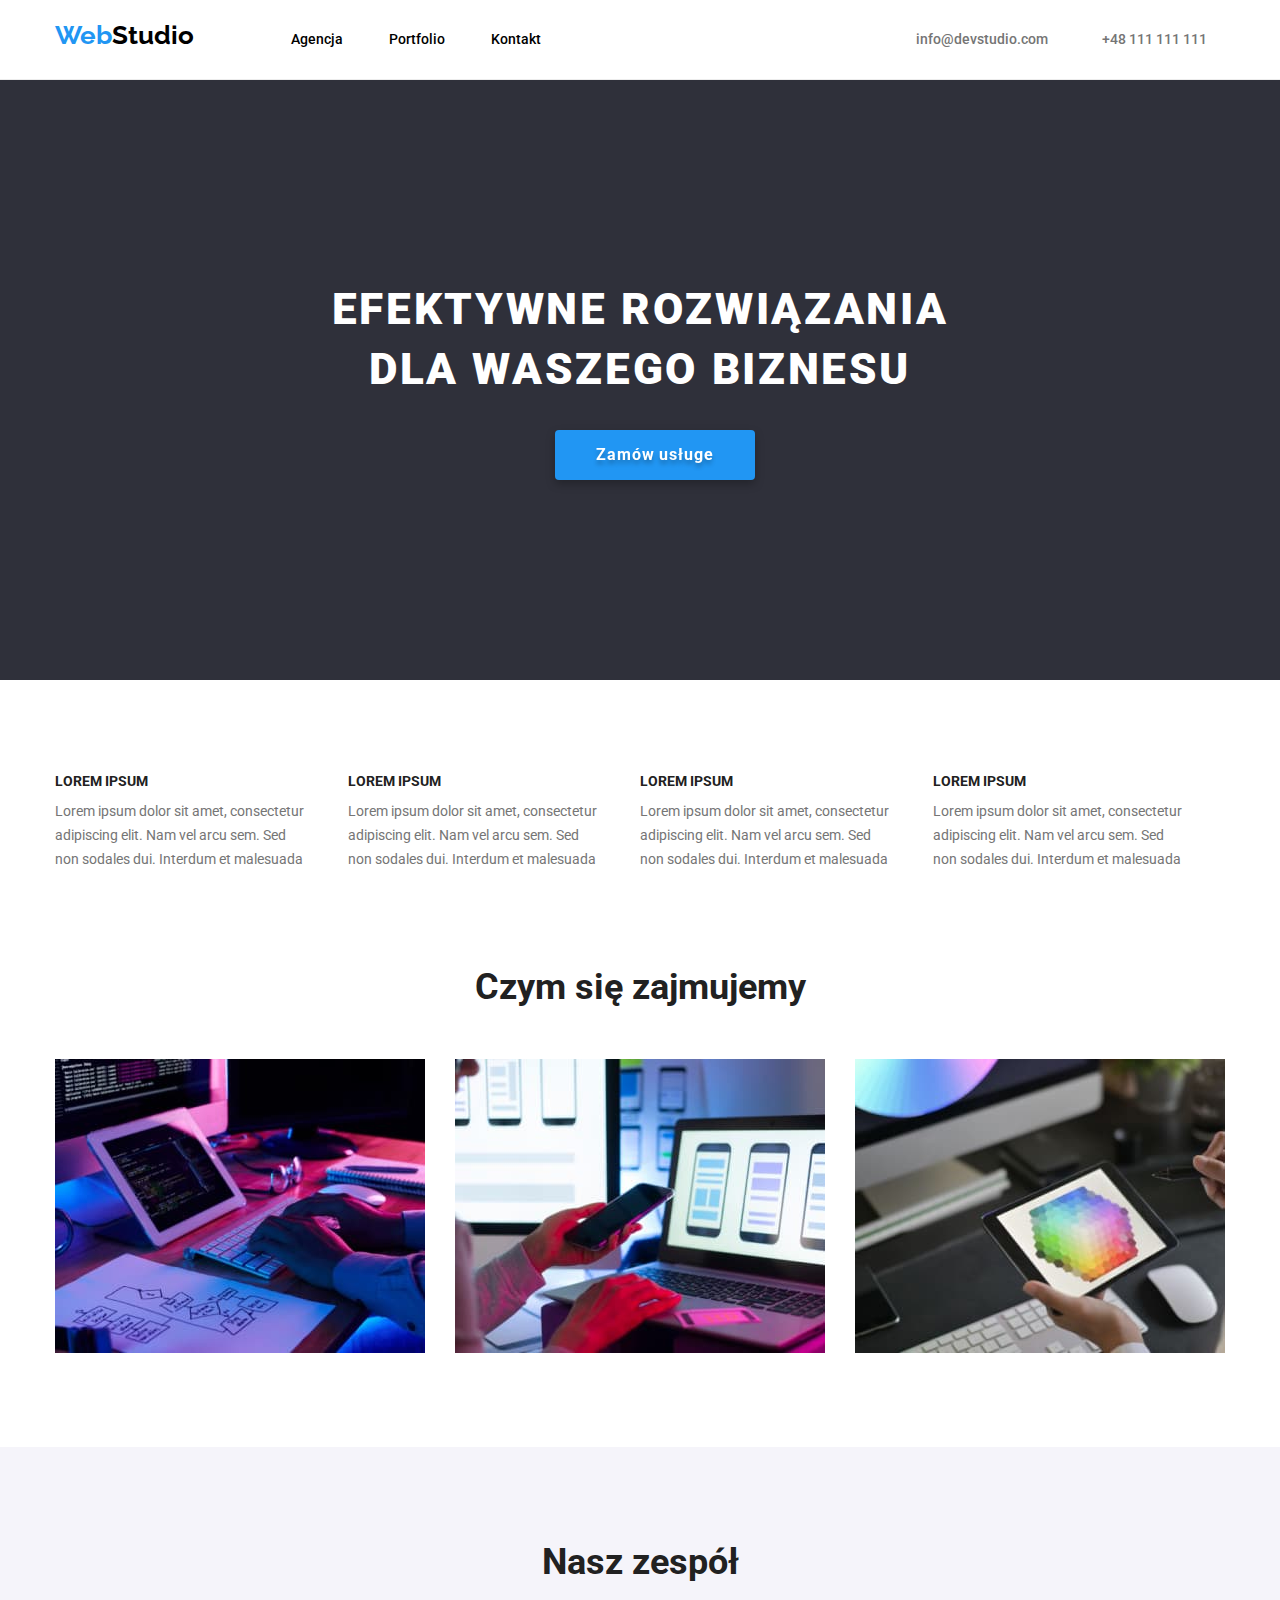
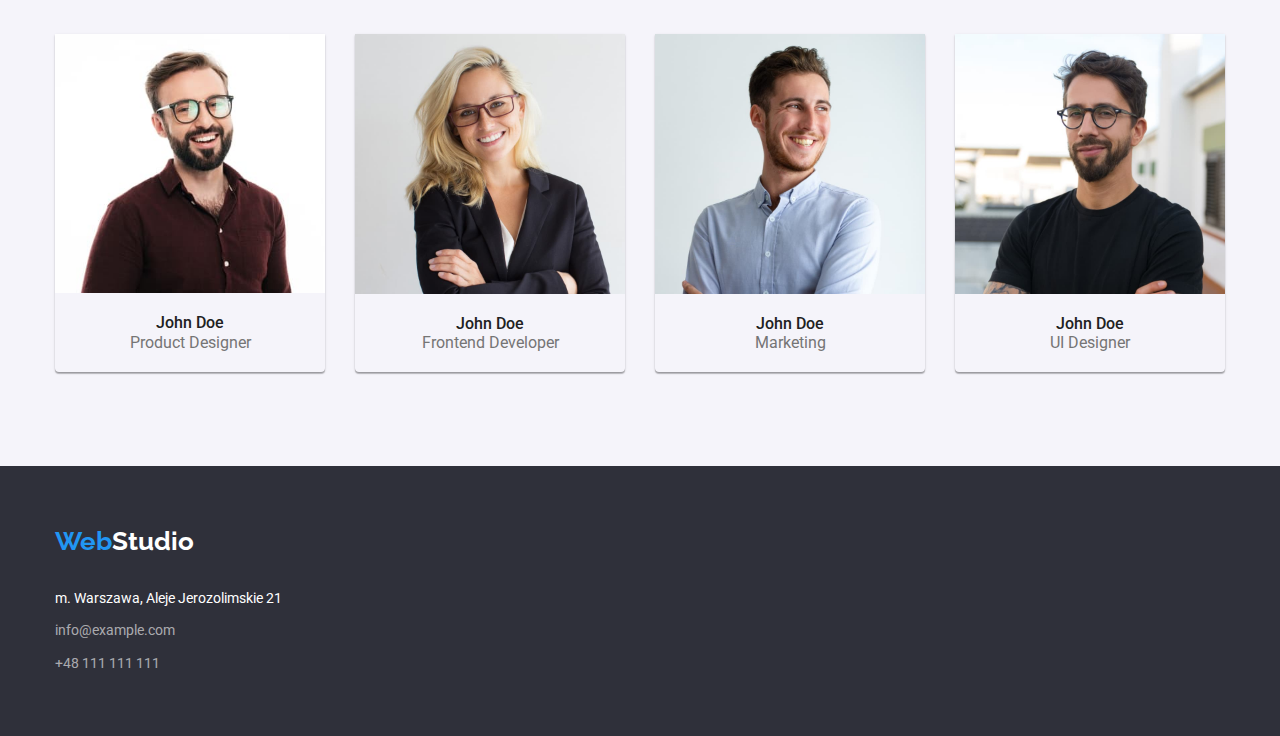
<file: index.html>
<!DOCTYPE html>
<html lang="pl">
  <head>
    <meta charset="UTF-8" />
    <meta http-equiv="X-UA-Compatible" content="IE=edge" />
    <meta name="viewport" content="width=device-width, initial-scale=1.0" />
    <link
      rel="stylesheet"
      href="https://cdnjs.cloudflare.com/ajax/libs/modern-normalize/1.0.0/modern-normalize.min.css"
    />
    <link rel="stylesheet" href="./css/styles.css" />
    <link rel="preconnect" href="https://fonts.googleapis.com" />
    <link rel="preconnect" href="https://fonts.gstatic.com" crossorigin />
    <link
      href="https://fonts.googleapis.com/css2?family=Raleway:wght@700&family=Roboto:wght@400;500;700;900&display=swap"
      rel="stylesheet"
    />
    <title>WebStudio - main page</title>
  </head>
  <body class="body">
    <header class="header menu">
      <div class="container">
        <section class="web">
          <a href="index.html" class="logo link">Web<span>Studio</span></a>
          <nav class="pages">
            <a href="index.html" class="agency link">Agencja</a>
            <a href="portfolio.html" class="portfolio link">Portfolio</a>
            <a href="/contact" class="contact link">Kontakt</a>
          </nav>
          <a href="mailto:nfo@devstudio.com" class="mail link"
            >info@devstudio.com</a
          >
          <a href="tel:+48111111111" class="phone link">+48 111 111 111</a>
        </section>
      </div>
    </header>
    <main class="middle-page">
      <section class="header-title">
        <div class="container">
          <h1 class="title-one">
            EFEKTYWNE ROZWIĄZANIA <br />
            DLA WASZEGO BIZNESU
          </h1>
          <button type="button" class="button-service">Zamów usługe</button>
        </div>
      </section>
      <section class="main">
        <div class="container">
          <ul class="lorem-list list">
            <li class="lorem">
              <p class="title-lorem">Lorem Ipsum</p>
              <p class="text-lorem">
                Lorem ipsum dolor sit amet, consectetur adipiscing elit. Nam vel
                arcu sem. Sed <br />
                non sodales dui. Interdum et malesuada
              </p>
            </li>
            <li class="lorem">
              <p class="title-lorem">Lorem Ipsum</p>
              <p class="text-lorem">
                Lorem ipsum dolor sit amet, consectetur adipiscing elit. Nam vel
                arcu sem. Sed <br />
                non sodales dui. Interdum et malesuada
              </p>
            </li>
            <li class="lorem">
              <p class="title-lorem">Lorem Ipsum</p>
              <p class="text-lorem">
                Lorem ipsum dolor sit amet, consectetur adipiscing elit. Nam vel
                arcu sem. Sed <br />
                non sodales dui. Interdum et malesuada
              </p>
            </li>
            <li class="lorem right">
              <p class="title-lorem">Lorem Ipsum</p>
              <p class="text-lorem">
                Lorem ipsum dolor sit amet, consectetur adipiscing elit. Nam vel
                arcu sem. Sed <br />
                non sodales dui. Interdum et malesuada
              </p>
            </li>
          </ul>
        </div>
      </section>
      <section class="activities">
        <div class="container">
          <h2 class="title-activities">Czym się zajmujemy</h2>
          <ul class="list-activities list">
            <li class="picture">
              <img
                src="images/computer.jpg"
                alt="programowanie"
                width="370"
                height="294"
              />
            </li>
            <li class="picture">
              <img
                src="images/phone.jpg"
                alt="tworzenie interfejsu"
                width="370"
                height="294"
              />
            </li>
            <li class="picture">
              <img
                src="images/tablet.jpg"
                alt="projektowanie"
                width="370"
                height="294"
              />
            </li>
          </ul>
        </div>
      </section>
      <section class="team">
        <div class="container">
          <h2 class="title-team">Nasz zespół</h2>
          <ul class="list-team list">
            <li class="photo">
              <figure class="photo-of-a-person">
                <img
                  src="images/person1.jpg"
                  alt="osoba nr 1"
                  width="270"
                  height="260"
                />
                <figcaption class="description">
                  <p class="person-name">John Doe</p>
                  <p class="occupation">Product Designer</p>
                </figcaption>
              </figure>
            </li>
            <li class="photo">
              <figure class="photo-of-a-person">
                <img
                  src="images/person2.jpg"
                  alt="osoba nr 2"
                  width="270"
                  height="260"
                />
                <figcaption class="description">
                  <p class="person-name">John Doe</p>
                  <p class="occupation">Frontend Developer</p>
                </figcaption>
              </figure>
            </li>
            <li class="photo">
              <figure class="photo-of-a-person">
                <img
                  src="images/person3.jpg"
                  alt="osoba nr 3"
                  width="270"
                  height="260"
                />
                <figcaption class="description">
                  <p class="person-name">John Doe</p>
                  <p class="occupation">Marketing</p>
                </figcaption>
              </figure>
            </li>
            <li class="photo">
              <figure class="photo-of-a-person">
                <img
                  src="images/person4.jpg"
                  alt="osoba nr 4"
                  width="270"
                  height="260"
                />
                <figcaption class="description">
                  <p class="person-name">John Doe</p>
                  <p class="occupation">UI Designer</p>
                </figcaption>
              </figure>
            </li>
          </ul>
        </div>
      </section>
    </main>
    <footer class="footer">
      <div class="container">
        <a href="index.html" class="logo2 link">Web<span>Studio</span></a>
        <p class="address">m. Warszawa, Aleje Jerozolimskie 21</p>
        <p class="mail2 link">info@example.com</p>
        <p class="phone2 link">+48 111 111 111</p>
      </div>
    </footer>
  </body>
</html>
</file>
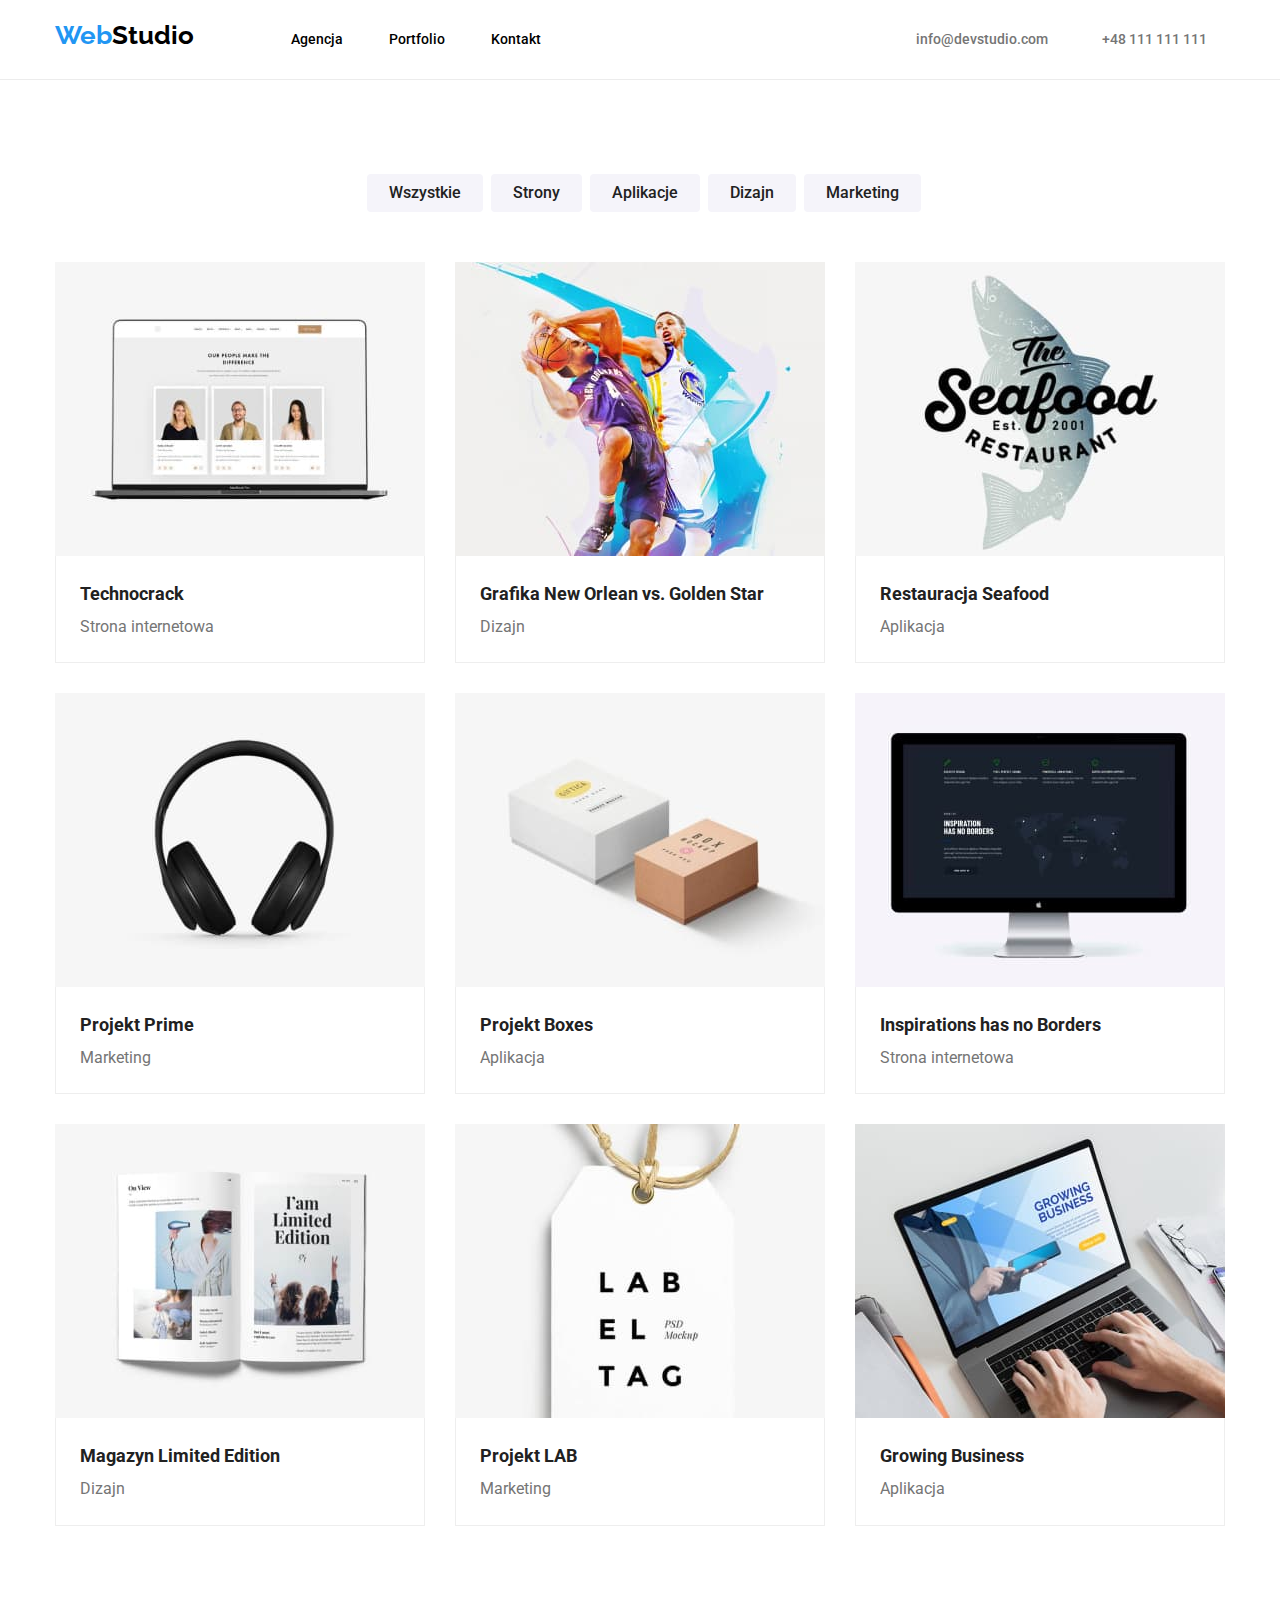
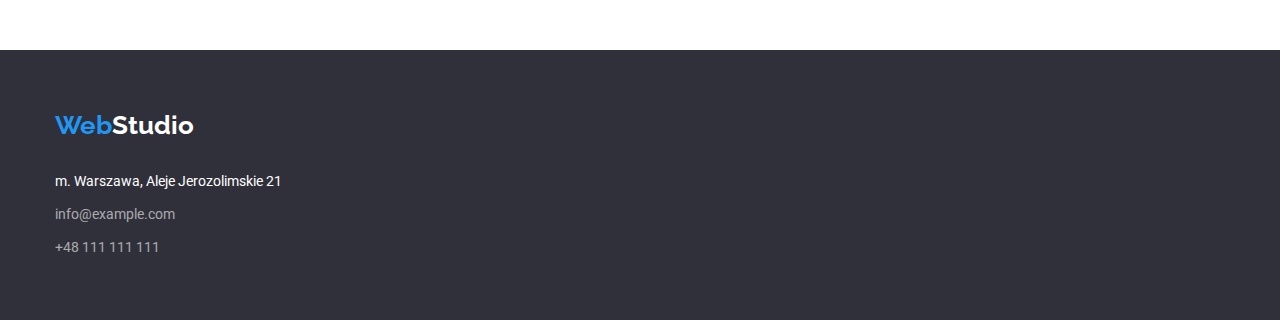
<file: portfolio.html>
<!DOCTYPE html>
<html lang="pl">
  <head>
    <meta charset="UTF-8" />
    <meta http-equiv="X-UA-Compatible" content="IE=edge" />
    <meta name="viewport" content="width=device-width, initial-scale=1.0" />
    <link
      rel="stylesheet"
      href="https://cdnjs.cloudflare.com/ajax/libs/modern-normalize/1.0.0/modern-normalize.min.css"
    />
    <link href="./css/styles.css" rel="stylesheet" />
    <link rel="preconnect" href="https://fonts.googleapis.com" />
    <link rel="preconnect" href="https://fonts.gstatic.com" crossorigin />
    <link
      href="https://fonts.googleapis.com/css2?family=Raleway:wght@700&family=Roboto:wght@400;500;700;900&display=swap"
      rel="stylesheet"
    />
    <title>WebStudio - portfolio</title>
  </head>
  <body class="body">
    <header class="header menu">
      <div class="container">
        <a href="index.html" class="logo link">Web<span>Studio</span></a>
        <nav class="pages">
          <a href="index.html" class="agency link">Agencja</a>
          <a href="portfolio.html" class="portfolio link">Portfolio</a>
          <a href="/contact" class="contact link">Kontakt</a>
        </nav>
        <a href="mailto:nfo@devstudio.com" class="mail link"
          >info@devstudio.com</a
        >
        <a href="tel:+48111111111" class="phone link">+48 111 111 111</a>
      </div>
    </header>
    <main class="main2">
      <section class="buttons">
        <div class="container">
          <ul class="list-buttons list">
            <li class="item-button">
              <button type="button" class="button">Wszystkie</button>
            </li>
            <li class="item-button">
              <button type="button" class="button">Strony</button>
            </li>
            <li class="item-button">
              <button type="button" class="button">Aplikacje</button>
            </li>
            <li class="item-button">
              <button type="button" class="button">Dizajn</button>
            </li>
            <li class="item-button">
              <button type="button" class="button">Marketing</button>
            </li>
          </ul>
        </div>
      </section>
      <section class="main-portfolio">
        <div class="container">
          <ul class="portfolio-links list">
            <li class="portfolio-pictures">
              <figure class="picture-technocrack">
                <img
                  src="images/technocrack.jpg"
                  alt="technocrack"
                  width="370"
                  height="404"
                />
                <figcaption class="description-portfolio">
                  <p class="title-portfolio-link">Technocrack</p>
                  <p class="description-portfolio-link">Strona internetowa</p>
                </figcaption>
              </figure>
            </li>
            <li class="portfolio-pictures">
              <figure class="picture-basketball">
                <img
                  src="images/basketball.jpg"
                  alt="basketball match"
                  width="370"
                  height="404"
                />
                <figcaption class="description-portfolio">
                  <p class="title-portfolio-link">
                    Grafika New Orlean vs. Golden Star
                  </p>
                  <p class="description-portfolio-link">Dizajn</p>
                </figcaption>
              </figure>
            </li>
            <li class="portfolio-pictures">
              <figure class="picture-logo-seafood">
                <img
                  src="images/food.jpg"
                  alt="logo restauracji Seafood"
                  width="370"
                  height="404"
                />
                <figcaption class="description-portfolio">
                  <p class="title-portfolio-link">Restauracja Seafood</p>
                  <p class="description-portfolio-link">Aplikacja</p>
                </figcaption>
              </figure>
            </li>
            <li class="portfolio-pictures">
              <figure class="picture-headphones">
                <img
                  src="images/headphones.jpg"
                  alt="headphones"
                  width="370"
                  height="404"
                />
                <figcaption class="description-portfolio">
                  <p class="title-portfolio-link">Projekt Prime</p>
                  <p class="description-portfolio-link">Marketing</p>
                </figcaption>
              </figure>
            </li>
            <li class="portfolio-pictures">
              <figure class="picture-boxes">
                <img
                  src="images/boxes.jpg"
                  alt="boxes"
                  width="370"
                  height="404"
                />
                <figcaption class="description-portfolio">
                  <p class="title-portfolio-link">Projekt Boxes</p>
                  <p class="description-portfolio-link">Aplikacja</p>
                </figcaption>
              </figure>
            </li>
            <li class="portfolio-pictures">
              <figure class="picture-monitor">
                <img
                  src="images/monitor.jpg"
                  alt="monitor"
                  width="370"
                  height="404"
                />
                <figcaption class="description-portfolio">
                  <p class="title-portfolio-link">
                    Inspirations has no Borders
                  </p>
                  <p class="description-portfolio-link">Strona internetowa</p>
                </figcaption>
              </figure>
            </li>
            <li class="portfolio-pictures">
              <figure class="picture-magazine">
                <img
                  src="images/magazine.jpg"
                  alt="magazine"
                  width="370"
                  height="404"
                />
                <figcaption class="description-portfolio">
                  <p class="title-portfolio-link">Magazyn Limited Edition</p>
                  <p class="description-portfolio-link">Dizajn</p>
                </figcaption>
              </figure>
            </li>
            <li class="portfolio-pictures">
              <figure class="picture-label">
                <img
                  src="images/label.jpg"
                  alt="white label"
                  width="370"
                  height="404"
                />
                <figcaption class="description-portfolio">
                  <p class="title-portfolio-link">Projekt LAB</p>
                  <p class="description-portfolio-link">Marketing</p>
                </figcaption>
              </figure>
            </li>
            <li class="portfolio-pictures">
              <figure class="picture-laptop">
                <img
                  src="images/laptop.jpg"
                  alt="laptop"
                  width="370"
                  height="404"
                />
                <figcaption class="description-portfolio">
                  <p class="title-portfolio-link">Growing Business</p>
                  <p class="description-portfolio-link">Aplikacja</p>
                </figcaption>
              </figure>
            </li>
          </ul>
        </div>
      </section>
    </main>
    <footer class="footer">
      <div class="container">
        <a href="index.html" class="logo2 link">Web<span>Studio</span></a>
        <p class="address">m. Warszawa, Aleje Jerozolimskie 21</p>
        <p class="mail2 link">info@example.com</p>
        <p class="phone2 link">+48 111 111 111</p>
      </div>
    </footer>
  </body>
</html>
</file>
<file: css/styles.css>
.body {
  font-family: var(--main-font), var(--second-font);
  background: var(--background-menu);
  box-sizing: border-box;
  max-width: 1600px;
  margin: 0 auto;
}

:root {
  --main-font: "Roboto", sans-serif;
  --second-font: "Raleway", sans-serif;
  --leading-color: #000;
  --action-color: #2196f3;
  --text-action-color: #fff;
  --contacts-color: #757575;
  --background-footer: #2f303a;
  --background-menu: #fff;
  --background-main: #e5e5e5;
  --background-team: #f5f4fa;
  --title-lorem: #212121;
  --text-lorem: #757575;
  --main-portfolio: #fff;
  --header-line: #ececec;
  --border-box: #eee;
}

h1,
h2,
h3,
h4,
h5,
h6,
ul,
ol,
p,
figure {
  padding: 0;
  margin: 0;
}

img {
  display: block;
  height: auto;
}

.link {
  text-decoration: none;
}

.list {
  list-style: none;
}

.container {
  width: 1200px;
  padding: 0 15px;
  margin: 0 auto;
  justify-content: center;
}

.menu {
  display: flex;
  justify-content: center;
  background: var(--background-menu);
  align-items: center;
  border-bottom: 1px solid var(--header-line);
}

.logo {
  font-family: var(--second-font);
  color: var(--action-color);
  font-size: 26px;
  line-height: 1.2;
  font-weight: 700;
  margin-top: 24px;
  margin-right: 93px;
  margin-bottom: 25px;
}

.logo > span {
  color: var(--leading-color);
}

.agency,
.portfolio,
.contact {
  color: var(--leading-color);
  font-size: 14px;
  line-height: 1.1;
  font-weight: 500;
}

.agency:hover,
.agency:focus,
.portfolio:hover,
.portfolio:focus,
.contact:hover,
.contact:focus {
  color: var(--action-color);
}

.mail,
.phone {
  line-height: 1.1;
  font-weight: 500;
  color: var(--contacts-color);
  font-size: 14px;
}

.mail:hover,
.mail:focus,
.phone:hover,
.phone:focus {
  color: var(--action-color);
}

.pages {
  display: inline-flex;
}

.agency,
.portfolio {
  margin-right: 46px;
}

.mail {
  margin-left: 371px;
  margin-right: 50px;
}

.agency,
.portfolio,
.contact,
.mail,
.phone {
  padding-top: 32px;
  padding-bottom: 32px;
  align-items: center;
}

.header-title {
  justify-content: center;
  background: var(--background-footer);
  height: 600px;
}

.title-one {
  color: var(--text-action-color);
  font-size: 44px;
  line-height: 1.36;
  font-weight: 900;
  text-align: center;
  display: flex;
  justify-content: center;
  padding-top: 200px;
  padding-bottom: 30px;
  letter-spacing: 0.06em;
}

.button-service {
  background: var(--action-color);
  color: var(--text-action-color);
  font-size: 16px;
  line-height: 1.88;
  font-weight: 700;
  align-items: center;
  text-align: center;
  letter-spacing: 0.06em;
  text-shadow: 0px 4px 4px rgba(0, 0, 0, 0.25);
  cursor: pointer;
  width: 200px;
  margin-left: 500px;
  justify-content: center;
  letter-spacing: 0.06em;
  filter: drop-shadow(0px 4px 4px rgba(0, 0, 0, 0.25));
  border-radius: 4px;
  border-style: none;
  padding-top: 10px;
  padding-bottom: 10px;
  margin-bottom: 200px;
}

.lorem-list {
  display: flex;
  justify-content: center;
  flex-direction: row;
  flex-basis: calc(100% / 4 -30px);
}

.lorem {
  padding-right: 30px;
}

.title-lorem {
  color: var(--title-lorem);
  font-size: 14px;
  line-height: 1.1;
  font-weight: 700;
  text-transform: uppercase;
  padding-bottom: 10px;
}

.text-lorem {
  color: var(--text-lorem);
  font-size: 14px;
  line-height: 1.71;
  font-weight: 400;
  text-align: left;
}

.activities {
  display: flex;
  justify-content: center;
}

.title-activities {
  color: var(--title-lorem);
  font-size: 36px;
  line-height: 1.2;
  font-weight: 700;
  padding-bottom: 50px;
  display: flex;
  justify-content: center;
}

.picture {
  width: 370px;
  padding: 0 15px;
}

.picture:not(last-child) {
  margin-right: 30px;
}

.list-activities {
  display: flex;
  justify-content: center;
  padding-bottom: 94px;
}

.team {
  display: flex;
  justify-content: center;
}

.title-team {
  color: var(--title-lorem);
  font-size: 36px;
  line-height: 1.2;
  font-weight: 700;
  text-align: center;
  padding-bottom: 50px;
  padding-top: 94px;
  display: flex;
  justify-content: center;
}

.photo {
  box-shadow: 0px 1px 3px rgba(0, 0, 0, 0.12), 0px 1px 1px rgba(0, 0, 0, 0.14),
    0px 2px 1px rgba(0, 0, 0, 0.2);
  border-radius: 0px 0px 4px 4px;
}

.photo-of-a-person {
  max-width: 270px;
}

.list-team {
  display: flex;
  justify-content: center;
  padding-bottom: 94px;
}

.photo:not(:last-child) {
  margin-right: 30px;
}

.persone-name:not(:last-child) {
  margin-right: 30px;
}

.occupation:not(:last-child) {
  margin-right: 30px;
}

.person-name {
  color: var(--title-lorem);
  font-size: 16px;
  line-height: 1.2;
  font-weight: 500;
  text-align: center;
  padding: 0 15px;
}

.occupation {
  color: var(--text-lorem);
  font-size: 16px;
  line-height: 1.2;
  text-align: center;
  padding: 0 15px;
}

.description {
  box-sizing: border-box;
  width: 270px;
  padding: 20px 24px;
}

.team {
  background: var(--background-team);
}

.main {
  justify-content: center;
  background: var(--main-portfolio);
  margin: 94px 0;
}

.main2 {
  justify-content: center;
  background: var(--main-portfolio);
}

.list-buttons {
  display: flex;
  justify-content: center;
  padding-left: 15px;
  margin-right: 310px;
  margin-bottom: 34px;
  margin-left: 310px;
}

.item-button {
  padding-right: 8px;
  padding-bottom: 16px;
  margin-top: 94px;
}

.button {
  color: var(--title-lorem);
  background: var(--background-team);
  border-color: var(--background-team);
  border-radius: 4px;
  border-style: none;
  font-size: 16px;
  line-height: 1.62;
  font-weight: 500;
  cursor: pointer;
  padding: 6px 22px;
}

.button:hover,
.button:focus {
  background: var(--action-color);
  color: var(--text-action-color);
  border-color: var(--action-color);
  box-shadow: 0px 3px 1px rgba(0, 0, 0, 0.1), 0px 1px 2px rgba(0, 0, 0, 0.08),
    0px 2px 2px rgba(0, 0, 0, 0.12);
}

.portfolio-links {
  display: flex;
  justify-content: space-between;
  padding-bottom: 94px;
  flex-wrap: wrap;
}

.portfolio-pictures {
  margin-bottom: 30px;
  border-bottom: 1px solid var(--border-box);
}

.description-portfolio {
  box-sizing: border-box;
  width: 370px;
  padding: 20px 24px;
  border-right: 1px solid var(--border-box);
  border-left: 1px solid var(--border-box);
}

.title-portfolio-link {
  color: var(--title-lorem);
  font-size: 18px;
  line-height: 2;
  font-weight: 700;
}

.description-portfolio-link {
  color: var(--text-lorem);
  font-size: 16px;
  line-height: 1.88;
}

.logo2 {
  font-family: var(--second-font);
  color: var(--action-color);
  font-size: 26px;
  line-height: 1.2;
  font-weight: 700;
  text-decoration: none;
  padding-bottom: 20px;
  display: flex;
}

.logo2 > span {
  color: var(--text-action-color);
}

.mail2:hover,
.mail2:focus,
.phone2:hover,
.phone2:focus {
  color: var(--action-color);
}

.mail2,
.phone2 {
  color: rgba(255, 255, 255, 0.6);
  font-size: 14px;
}

.address {
  color: var(--text-action-color);
  font-size: 14px;
}

.mail2,
.phone2,
.address {
  line-height: 1.71;
  text-decoration: none;
  padding-top: 9px;
  display: flex;
}

.phone2 {
  padding-bottom: 60px;
}

.footer {
  background: var(--background-footer);
  padding-top: 60px;
  justify-content: flex-start;
}
</file>
